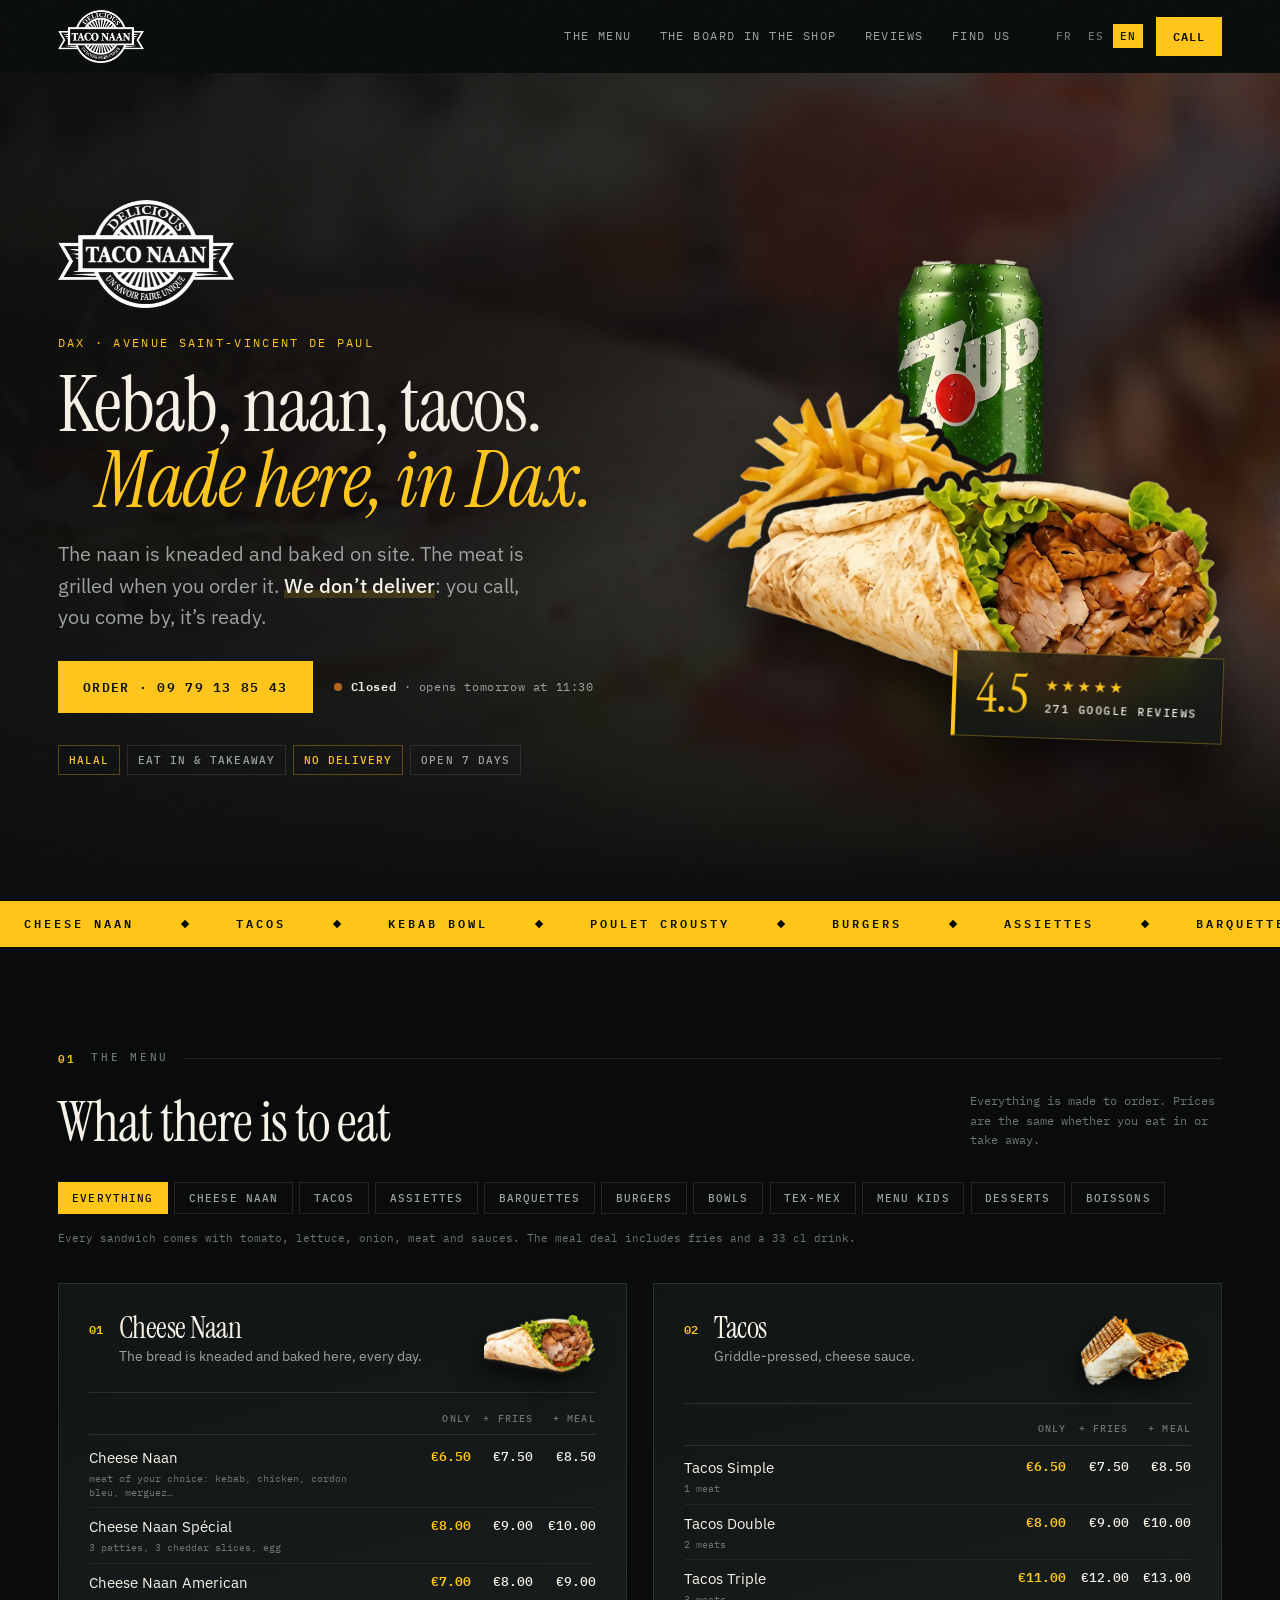
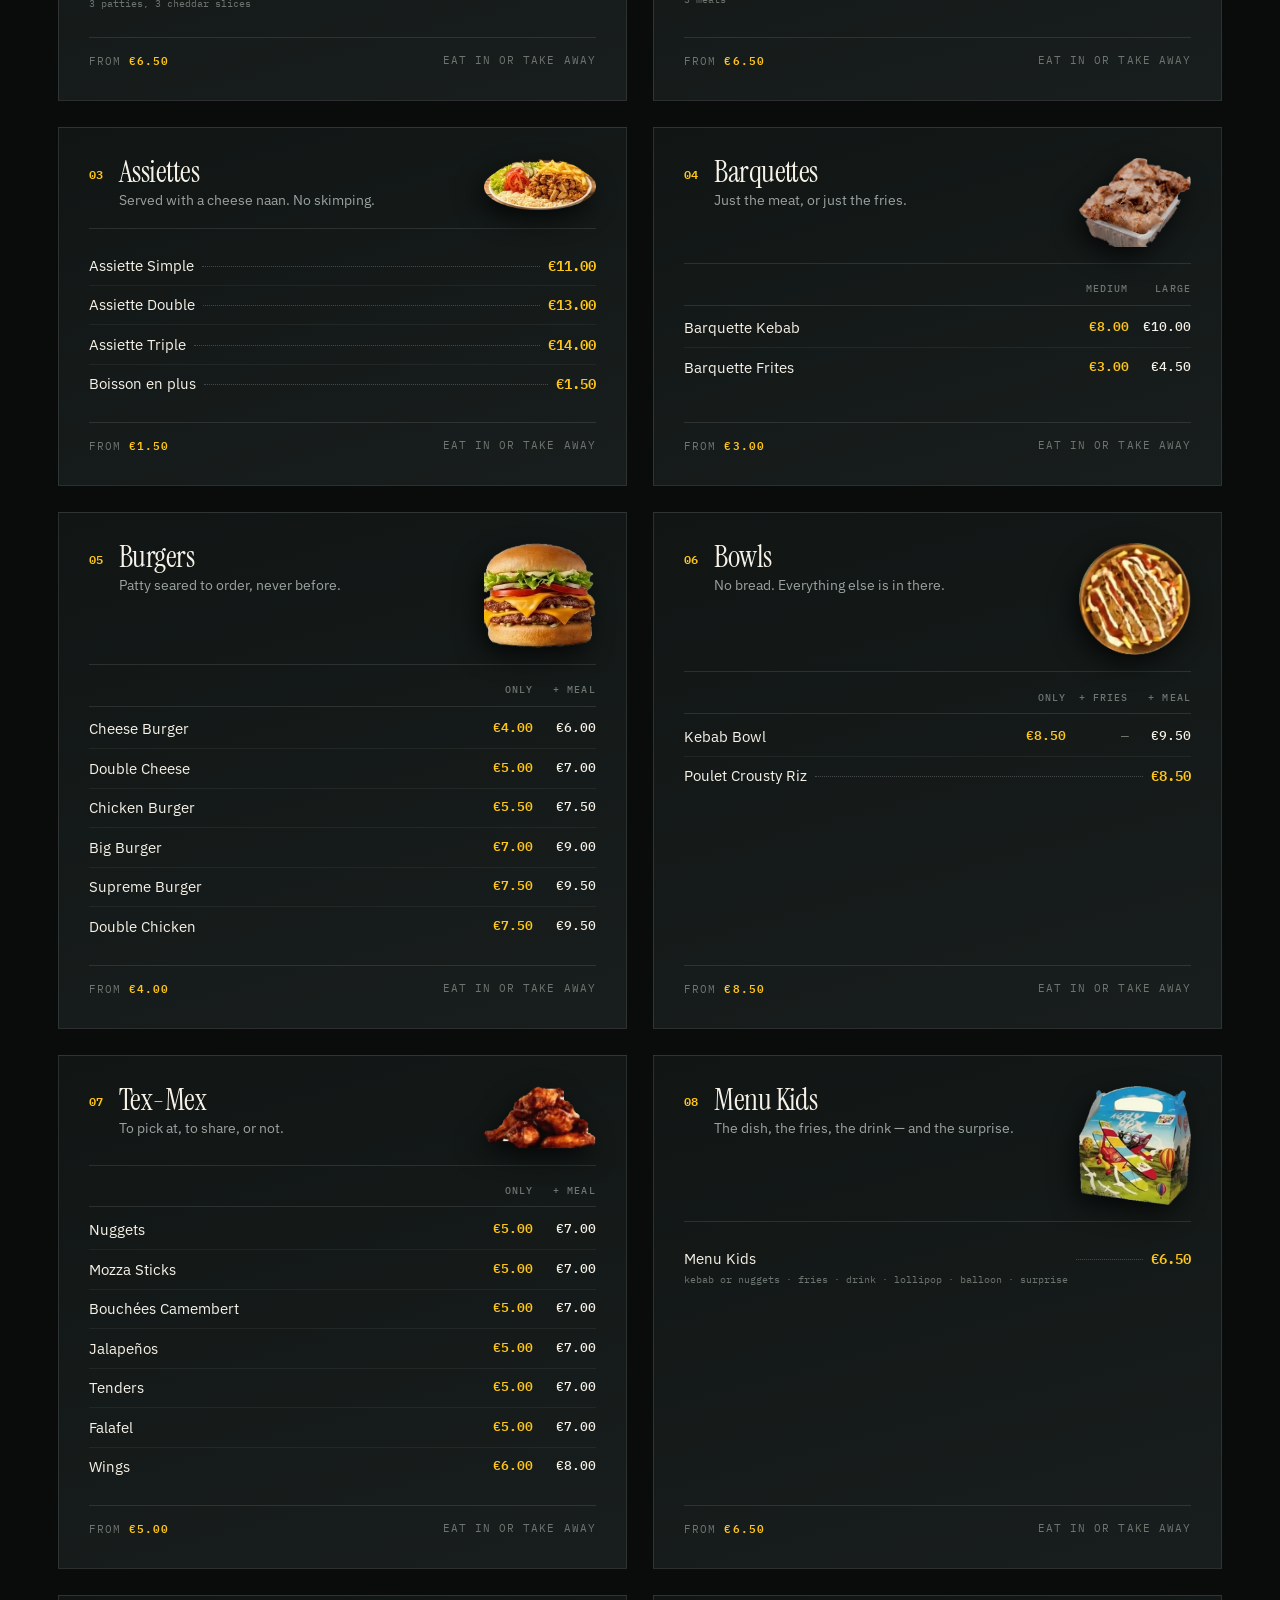
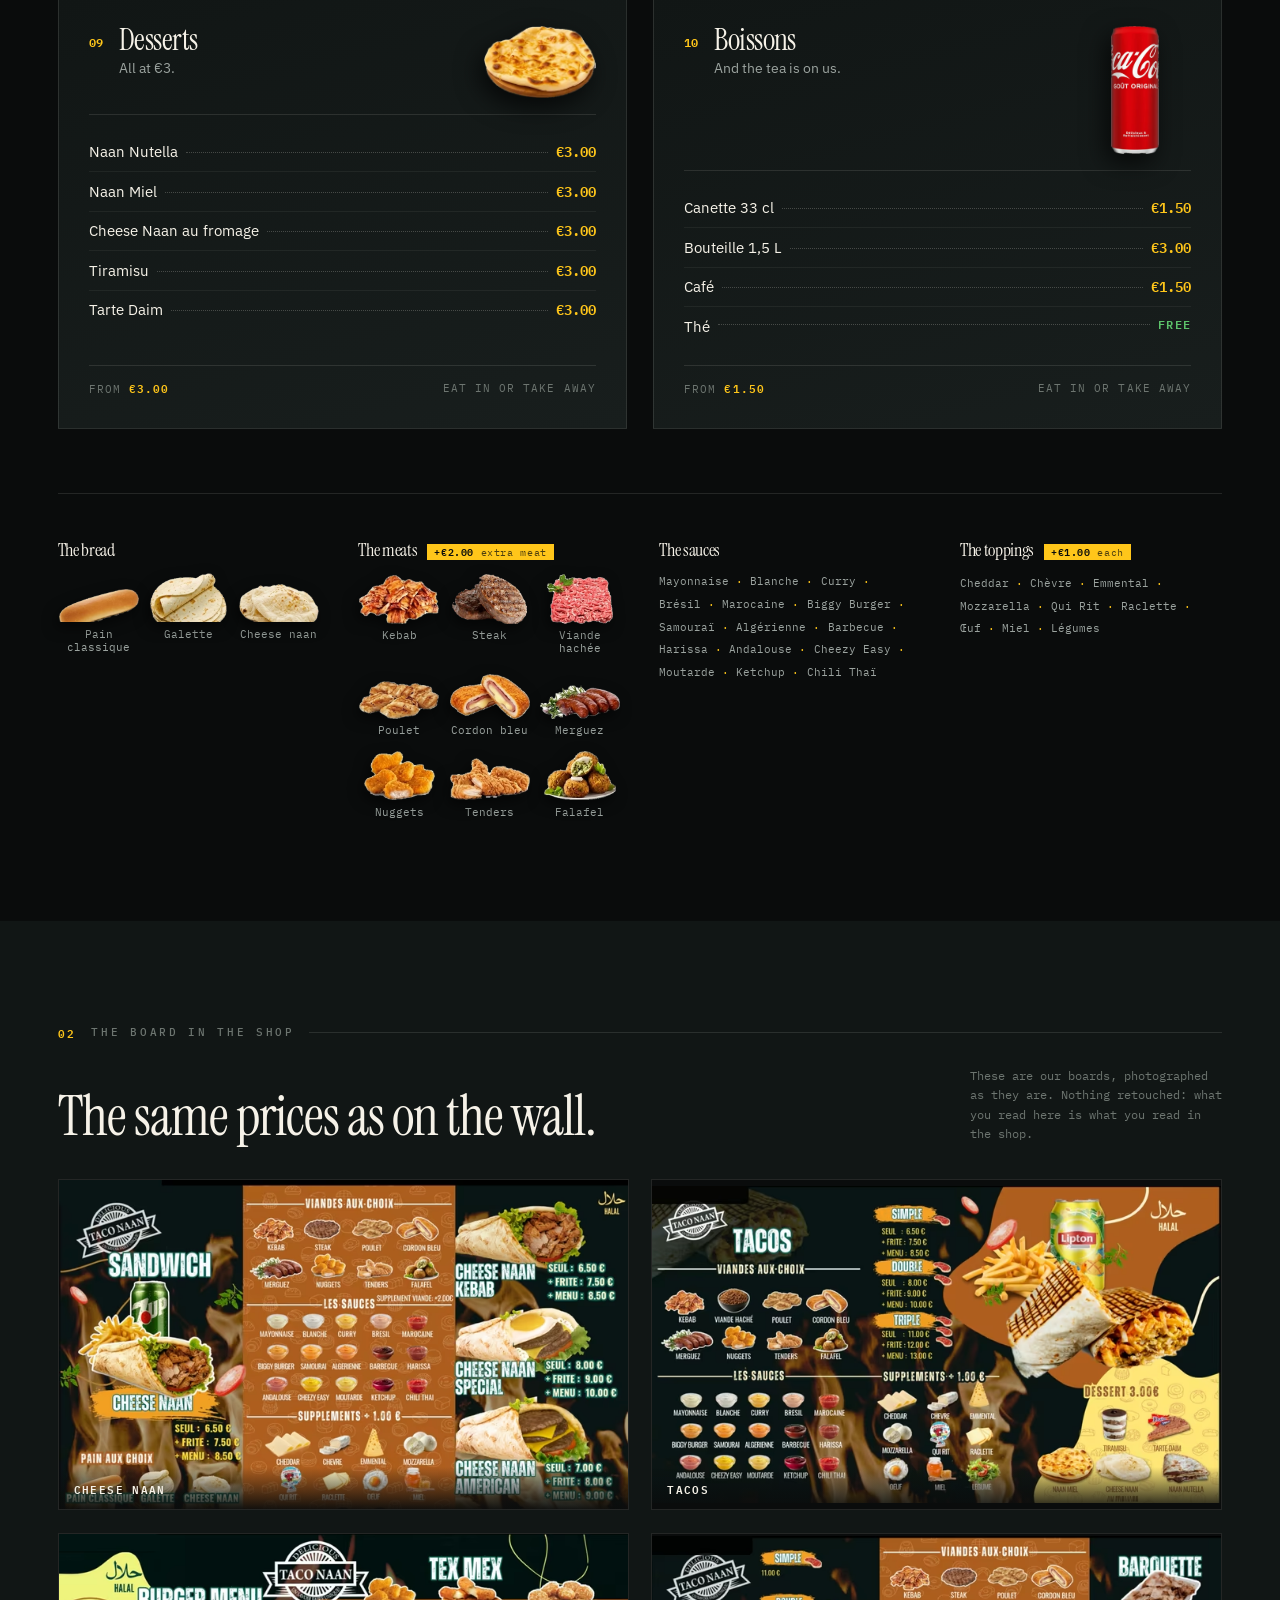
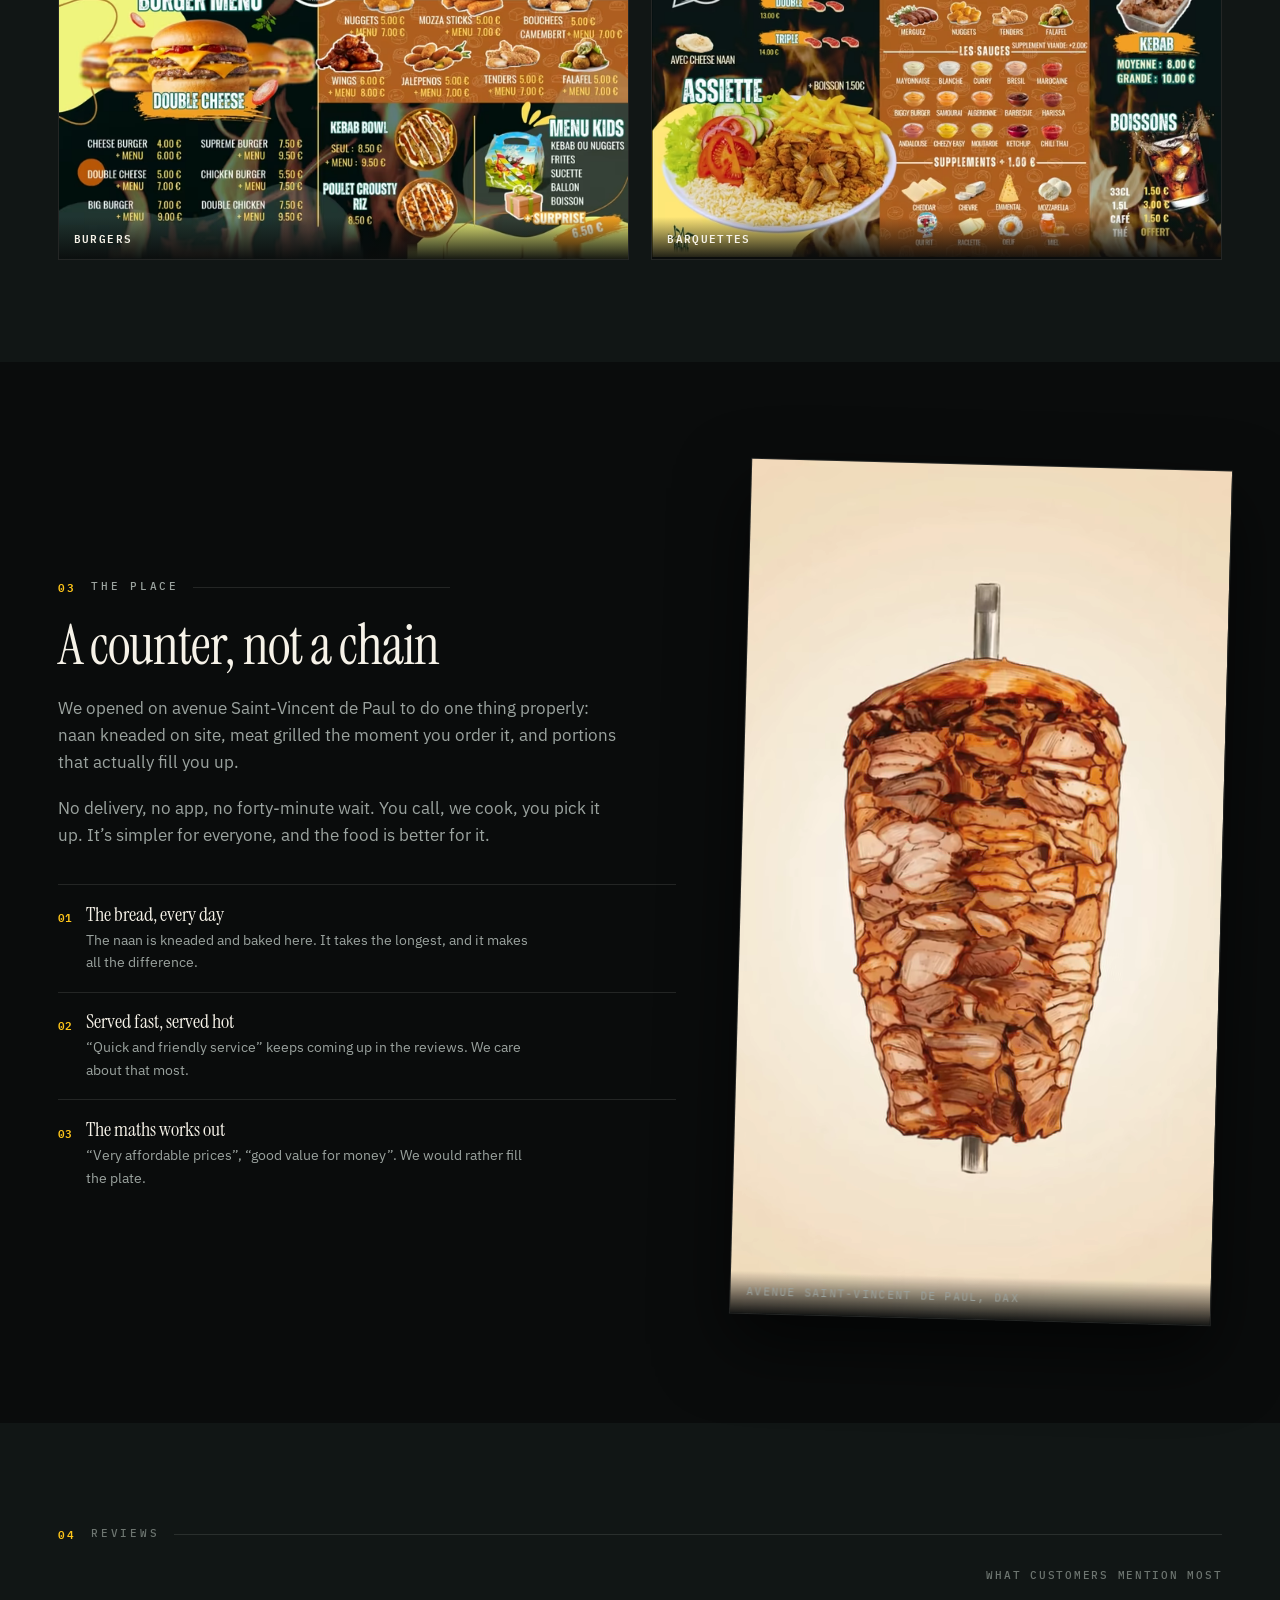
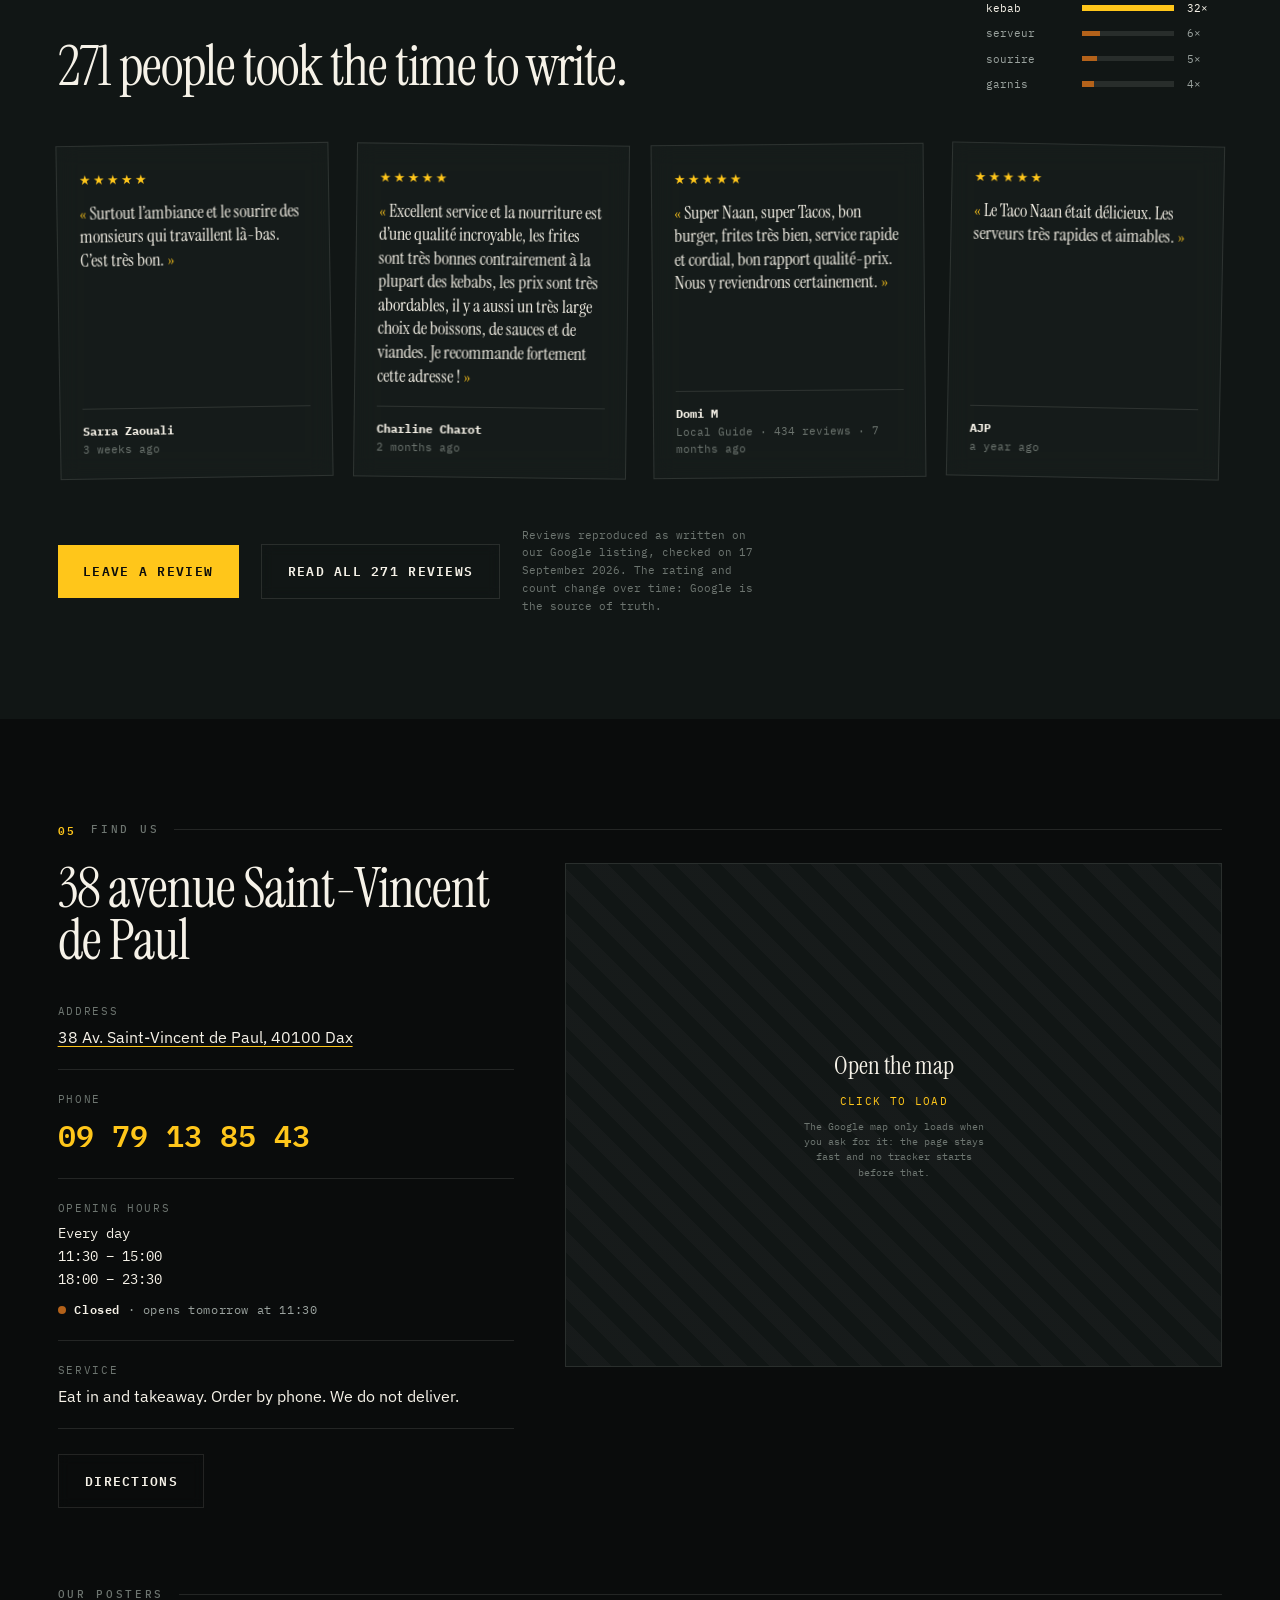
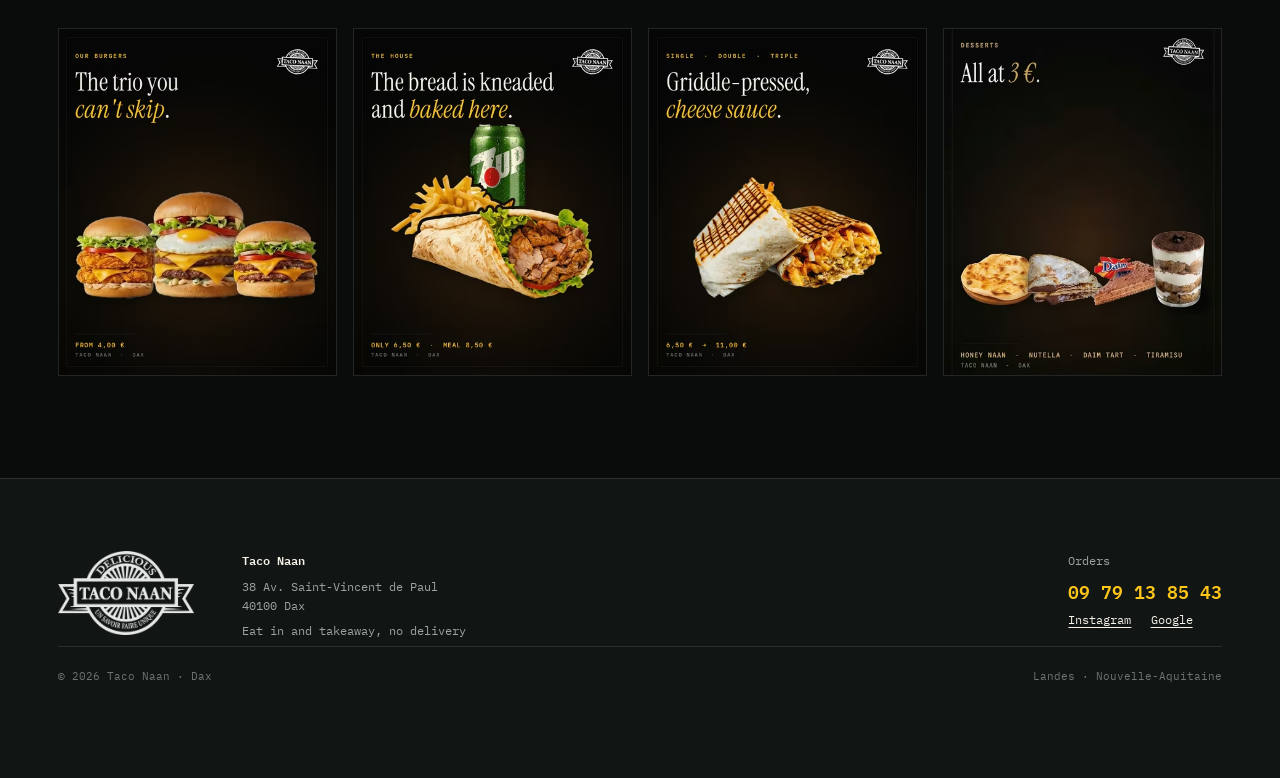
<file: index.html>
<!DOCTYPE html>
<html lang="fr">
<head>
<meta charset="utf-8">
<meta name="viewport" content="width=device-width, initial-scale=1">

<title>Taco Naan — Kebab, naan et tacos faits maison à Dax</title>
<meta name="description" content="Pain naan pétri et cuit sur place, viande grillée à la commande, tacos, burgers et assiettes. 38 avenue Saint-Vincent de Paul à Dax. Halal, sur place et à emporter, commande au 09 79 13 85 43. Nous ne livrons pas.">
<link rel="canonical" href="https://taconaansite-eight.vercel.app/">

<meta property="og:type" content="restaurant">
<meta property="og:site_name" content="Taco Naan">
<meta property="og:locale" content="fr_FR">
<meta property="og:title" content="Taco Naan — Kebab, naan et tacos faits maison à Dax">
<meta property="og:description" content="Le pain naan est pétri et cuit sur place. La viande est grillée à la commande. Sur place et à emporter — 09 79 13 85 43.">
<meta property="og:url" content="https://taconaansite-eight.vercel.app/">
<meta property="og:image" content="https://taconaansite-eight.vercel.app/assets/img/og.jpg">
<meta property="og:image:width" content="1200">
<meta property="og:image:height" content="630">
<meta name="twitter:card" content="summary_large_image">
<meta name="theme-color" content="#0a0c0c">

<link rel="icon" href="assets/img/favicon.png" sizes="any">
<link rel="apple-touch-icon" href="assets/img/apple-touch-icon.png">
<link rel="manifest" href="assets/site.webmanifest">

<link rel="preconnect" href="https://fonts.googleapis.com">
<link rel="preconnect" href="https://fonts.gstatic.com" crossorigin>
<link rel="preload" as="image" href="assets/img/logo-white-320.webp" fetchpriority="high">
<link href="https://fonts.googleapis.com/css2?family=IBM+Plex+Mono:wght@400;500;600&family=IBM+Plex+Sans:wght@400;500;600&family=Instrument+Serif:ital@0;1&display=swap" rel="stylesheet">
<link rel="stylesheet" href="assets/css/site.css?v=18">

<!-- Fiche établissement pour Google.

     Volontairement SANS aggregateRating : un balisage d'avis auto-déclaré sur
     son propre site est contraire aux consignes de Google et peut coûter
     l'affichage enrichi. La note 4,5 est affichée visuellement, sourcée, avec
     un lien vers la fiche Google — l'effet de confiance est le même, sans le
     risque. -->
<!-- LDJSON:START -->
<script type="application/ld+json">
{
  "@context": "https://schema.org",
  "@type": "Restaurant",
  "name": "Taco Naan",
  "url": "https://taconaansite-eight.vercel.app/",
  "image": "https://taconaansite-eight.vercel.app/assets/img/og.jpg",
  "telephone": "+33979138543",
  "priceRange": "€",
  "servesCuisine": ["Kebab", "Street food", "Tacos", "Burgers", "Halal"],
  "currenciesAccepted": "EUR",
  "paymentAccepted": "Espèces, Carte bancaire",
  "address": {
    "@type": "PostalAddress",
    "streetAddress": "38 Avenue Saint-Vincent de Paul",
    "addressLocality": "Dax",
    "postalCode": "40100",
    "addressRegion": "Nouvelle-Aquitaine",
    "addressCountry": "FR"
  },
  "geo": { "@type": "GeoCoordinates", "latitude": 43.714857, "longitude": -1.0540135 },
  "hasMap": "https://www.google.com/maps/place/?cid=14156280289773585904",
  "sameAs": ["https://www.instagram.com/taco_naan_dax/"],
  "openingHoursSpecification": [
    {
      "@type": "OpeningHoursSpecification",
      "dayOfWeek": ["Monday", "Tuesday", "Wednesday", "Thursday", "Friday", "Saturday", "Sunday"],
      "opens": "11:30",
      "closes": "15:00"
    },
    {
      "@type": "OpeningHoursSpecification",
      "dayOfWeek": ["Monday", "Tuesday", "Wednesday", "Thursday", "Friday", "Saturday", "Sunday"],
      "opens": "18:00",
      "closes": "23:30"
    }
  ],
  "acceptsReservations": false,
  "publicAccess": true
}
</script>
<!-- LDJSON:END -->
</head>

<body>
<a class="skip" href="#top" data-i18n="skip">Aller au contenu</a>

<!-- Fermeture exceptionnelle : rempli par assets/js/site.js depuis data/hours.js -->
<div class="notice" data-notice role="status" hidden></div>

<!-- ======================================================= barre supérieure -->
<header class="topbar" data-stuck="false">
  <a class="topbar__mark" href="#top" aria-label="Taco Naan">
    <img src="assets/img/logo-white-320.webp"
         srcset="assets/img/logo-white-320.webp 320w, assets/img/logo-white-640.webp 640w"
         sizes="5.4rem" width="320" height="197" alt="Taco Naan" fetchpriority="high">
  </a>

  <nav class="topbar__nav" aria-label="Navigation">
    <a href="#offres"  data-i18n="offres.eyebrow" data-offers-link hidden>En ce moment</a>
    <a href="#carte"   data-i18n="nav.carte">La carte</a>
    <a href="#panneaux" data-i18n="boards.eyebrow">La carte au comptoir</a>
    <a href="#avis"    data-i18n="nav.avis">Les avis</a>
    <a href="#venir"   data-i18n="nav.venir">Nous trouver</a>
  </nav>

  <div class="topbar__end">
    <div class="lang" role="group" aria-label="Langue · Idioma · Language">
      <button type="button" data-lang="fr" aria-pressed="true">FR</button>
      <button type="button" data-lang="es" aria-pressed="false">ES</button>
      <button type="button" data-lang="en" aria-pressed="false">EN</button>
    </div>
    <a class="btn" href="tel:+33979138543">
      <span data-i18n="nav.call">Appeler</span>
    </a>
  </div>
</header>

<main id="top">

  <!-- =================================================================== hero -->
  <section class="hero">
    <!-- Vidéo tournée en cuisine. Muette, en boucle, sans contrôles : c'est
         un décor, pas un lecteur. L'affiche s'affiche pendant le chargement
         et remplace la vidéo là où l'autoplay est refusé.

         Ni autoplay ni preload ici, volontairement : c'est site.js qui
         décide, en appelant play(). Sur un téléphone il ne l'appelle jamais —
         le dégradé du hero couvre la vidéo à 96 % du côté du texte, et l'écran
         est trop étroit pour qu'il en reste quelque chose à voir. Autant ne
         pas faire payer 337 Ko pour ça ; l'affiche en fait 37.

         L'attribut autoplay devait disparaître du HTML : il l'emporte sur
         preload="none" et lançait le téléchargement avant que le script ait
         eu son mot à dire. -->
    <video class="hero__video" muted loop playsinline
           preload="none" poster="assets/video/hero-poster.jpg"
           aria-hidden="true" tabindex="-1">
      <source src="assets/video/hero-960.webm" type="video/webm">
      <source src="assets/video/hero-720.mp4" type="video/mp4">
    </video>

    <div class="wrap hero__grid">
      <div>
        <img class="hero__stamp"
             src="assets/img/logo-white-320.webp"
             srcset="assets/img/logo-white-320.webp 320w, assets/img/logo-white-640.webp 640w"
             sizes="(min-width: 62rem) 11rem, 30vw"
             width="320" height="197"
             alt="Taco Naan — un savoir-faire unique">

        <p class="hero__kicker" data-i18n="hero.kicker">Dax · Avenue Saint-Vincent de Paul</p>

        <h1>
          <span data-i18n="hero.t1">Kebab, naan, tacos.</span>
          <em data-i18n="hero.t2">Faits ici, à Dax.</em>
        </h1>

        <p class="hero__lede" data-i18n-html="hero.lede">
          Le pain naan est pétri et cuit sur place. La viande est grillée à la
          commande. <strong>On ne livre pas</strong> : vous appelez, vous passez,
          c’est prêt.
        </p>

        <div class="hero__actions">
          <a class="btn" href="tel:+33979138543">
            <span data-i18n="hero.cta">Commander · 09 79 13 85 43</span>
          </a>
          <span class="status" data-status></span>
        </div>

        <ul class="facts">
          <li data-strong>Halal</li>
          <li data-i18n="fact.1">Sur place &amp; à emporter</li>
          <li data-strong data-i18n="fact.3">Pas de livraison</li>
          <li data-i18n="fact.4" data-open7>Ouvert 7j/7</li>
        </ul>
      </div>

      <div class="hero__aside">
        <figure class="hero__cutout">
          <picture>
            <source type="image/avif"
                    srcset="assets/img/naan-hero-480.avif 480w, assets/img/naan-hero-960.avif 960w"
                    sizes="(min-width: 62rem) 36rem, 86vw">
            <img src="assets/img/naan-hero-960.webp"
                 srcset="assets/img/naan-hero-480.webp 480w, assets/img/naan-hero-960.webp 960w"
                 sizes="(min-width: 62rem) 36rem, 86vw"
                 width="960" height="828"
                 data-i18n-aria="hero.alt"
                 alt="Naan kebab garni, prêt à emporter" fetchpriority="high">
          </picture>
        </figure>

        <a class="score" href="#avis">
          <span class="score__stars" aria-hidden="true">★★★★★</span>
          <b class="score__num">4,5</b>
          <span class="score__meta">
            <span data-review-count>271</span> <span data-i18n="score.meta">avis Google</span>
          </span>
        </a>
      </div>
    </div>
  </section>

  <!-- ============================================================== les offres -->
  <!-- Rempli par assets/js/site.js depuis data/offers.js. Masquée tant qu'aucune
       offre n'est en cours. -->
  <section class="offres section-pad" id="offres" hidden>
    <div class="wrap">
      <p class="eyebrow"><b>★</b> <span data-i18n="offres.eyebrow">En ce moment</span></p>
      <h2 class="offres__title" data-i18n="offres.h2">Les offres du moment</h2>
      <div class="offres__grid"></div>
    </div>
  </section>

  <!-- =============================================================== bandeau -->
  <div class="band" aria-hidden="true">
    <div class="band__track">
      <span>Cheese Naan</span><span>Tacos</span><span>Kebab Bowl</span>
      <span>Poulet Crousty</span><span>Burgers</span><span>Assiettes</span>
      <span>Barquettes</span><span>Tex-Mex</span><span>Halal</span>
      <span>Cheese Naan</span><span>Tacos</span><span>Kebab Bowl</span>
      <span>Poulet Crousty</span><span>Burgers</span><span>Assiettes</span>
      <span>Barquettes</span><span>Tex-Mex</span><span>Halal</span>
    </div>
  </div>

  <!-- ============================================================== la carte -->
  <section class="carte section-pad" id="carte">
    <div class="wrap">
      <p class="eyebrow"><b>01</b> <span data-i18n="carte.eyebrow">La carte</span></p>

      <div class="carte__head">
        <h2 data-i18n="carte.h2">Ce qu’il y a à manger</h2>
        <p data-i18n="carte.intro">
          Tout est préparé à la commande. Les prix sont les mêmes sur place et
          à emporter.
        </p>
      </div>

      <!-- Rempli par assets/js/site.js depuis data/menu.js -->
      <div class="chips" role="group" aria-label="Filtrer la carte"></div>
      <p class="tier-note"></p>
      <div class="carte__grid"></div>
      <div class="extras"></div>

      <p class="price-note" hidden></p>
    </div>
  </section>

  <!-- ============================================================ les panneaux -->
  <section class="boards-section section-pad" id="panneaux">
    <div class="wrap">
      <p class="eyebrow"><b>02</b> <span data-i18n="boards.eyebrow">La carte au comptoir</span></p>

      <div class="carte__head">
        <h2 data-reveal data-i18n="boards.h2">Les mêmes prix qu’en vitrine.</h2>
        <p data-i18n="boards.intro">
          Voici nos panneaux, photographiés tels quels. Rien de retouché : ce
          que vous lisez ici, c’est ce que vous lisez sur place.
        </p>
      </div>

      <!-- Rempli par assets/js/site.js depuis assets/img/boards.js -->
      <div class="boards"></div>
    </div>
  </section>

  <!-- ============================================================= la maison -->
  <section class="maison section-pad" id="maison">
    <div class="wrap maison__grid">
      <div class="maison__text" data-reveal>
        <p class="eyebrow"><b>03</b> <span data-i18n="maison.eyebrow">La maison</span></p>
        <h2 data-i18n="maison.h2">Un comptoir, pas une chaîne</h2>

        <p data-i18n="maison.p1">
          On a ouvert avenue Saint-Vincent de Paul pour faire une chose
          correctement : du pain naan pétri sur place, de la viande grillée au
          moment où vous la commandez, et des portions qui tiennent au corps.
        </p>
        <p data-i18n="maison.p2">
          Pas de livraison, pas d’application, pas quarante minutes d’attente.
          Vous appelez, on prépare, vous passez prendre.
        </p>

        <ul class="proofs">
          <li>
            <span>01</span>
            <div>
              <b data-i18n="proof.1.t">Le pain, tous les jours</b>
              <p data-i18n="proof.1.d">Le naan est pétri et cuit ici.</p>
            </div>
          </li>
          <li>
            <span>02</span>
            <div>
              <b data-i18n="proof.2.t">Servi vite, servi chaud</b>
              <p data-i18n="proof.2.d">« Service rapide et cordial » revient dans les avis.</p>
            </div>
          </li>
          <li>
            <span>03</span>
            <div>
              <b data-i18n="proof.3.t">Le compte est bon</b>
              <p data-i18n="proof.3.d">« Les prix sont très abordables ».</p>
            </div>
          </li>
        </ul>
      </div>

      <figure class="shot" data-reveal>
        <!-- Meme logique que la video du hero (voir wireHeroVideo) : muette,
             en boucle, sans son ni controles - un decor, pas un lecteur.
             L'affiche couvre le chargement et remplace la video la ou
             l'autoplay est refuse ou desactive (ecran etroit, reduced-motion,
             pas d'IntersectionObserver). Pas de preload ni d'autoplay dans le
             HTML, pour la meme raison qu'au hero : c'est site.js qui decide. -->
        <video class="shot__video" muted loop playsinline
               preload="none" poster="assets/video/maison-poster.jpg"
               width="480" height="854"
               data-i18n-aria="maison.alt" aria-label="Broche de kebab, illustration animée">
          <source src="assets/video/maison-480.webm" type="video/webm">
          <source src="assets/video/maison-480.mp4" type="video/mp4">
        </video>
        <figcaption data-i18n="maison.caption">Avenue Saint-Vincent de Paul, Dax</figcaption>
      </figure>
    </div>
  </section>

  <!-- ================================================================= avis -->
  <section class="avis section-pad" id="avis">
    <div class="wrap">
      <p class="eyebrow"><b>04</b> <span data-i18n="avis.eyebrow">Les avis</span></p>

      <div class="avis__head">
        <h2 data-reveal data-i18n="avis.h2">
          271 personnes ont pris le temps d’écrire.
        </h2>

        <div data-reveal>
          <p class="gauge__title" data-i18n="avis.mentions">
            Ce que les clients citent le plus
          </p>
          <!-- Mots et compteurs relevés sur la fiche Google, pas des estimations -->
          <div class="gauge"></div>
        </div>
      </div>

      <!-- Rempli par assets/js/site.js depuis data/reviews.js -->
      <div class="avis__grid"></div>

      <div class="avis__cta">
        <a class="btn" data-review-write href="#" target="_blank" rel="noopener">
          <span data-i18n="avis.write">Laisser un avis</span>
        </a>
        <a class="btn btn--ghost" data-review-read href="#" target="_blank" rel="noopener">
          <span data-i18n="avis.read">Voir les 271 avis</span>
        </a>
        <p data-i18n="avis.source">
          Avis repris tels quels de notre fiche Google, relevés le 17 septembre 2026.
        </p>
      </div>
    </div>
  </section>

  <!-- ========================================================= nous trouver -->
  <section class="venir section-pad" id="venir">
    <div class="wrap">
      <p class="eyebrow"><b>05</b> <span data-i18n="venir.eyebrow">Nous trouver</span></p>

      <div class="venir__grid">
        <div data-reveal>
          <h2 data-i18n="venir.h2">38 avenue Saint-Vincent de Paul</h2>

          <dl class="infos">
            <div class="info-row">
              <dt data-i18n="venir.address">Adresse</dt>
              <dd>
                <a href="https://www.google.com/maps/place/?cid=14156280289773585904"
                   target="_blank" rel="noopener">38 Av. Saint-Vincent de Paul, 40100 Dax</a>
              </dd>
            </div>

            <div class="info-row info-row--phone">
              <dt data-i18n="venir.phone">Téléphone</dt>
              <dd><a href="tel:+33979138543">09 79 13 85 43</a></dd>
            </div>

            <div class="info-row">
              <dt data-i18n="venir.hours">Horaires</dt>
              <dd>
                <span class="hours" data-hours>
                  Tous les jours<span>11:30 – 15:00</span><span>18:00 – 23:30</span>
                </span>
                <span class="status" data-status></span>
              </dd>
            </div>

            <div class="info-row">
              <dt data-i18n="venir.service">Service</dt>
              <dd data-i18n="venir.service.v">
                Sur place et à emporter. Commande par téléphone. Nous ne livrons pas.
              </dd>
            </div>
          </dl>

          <a class="btn btn--ghost venir__route"
             href="https://www.google.com/maps/dir/?api=1&amp;destination=43.714857,-1.0540135"
             target="_blank" rel="noopener">
            <span data-i18n="venir.route">Itinéraire</span>
          </a>
        </div>

        <div data-reveal>
          <div class="mapbox">
            <button class="mapbox__facade" type="button">
              <b data-i18n="map.title">Ouvrir la carte</b>
              <span data-i18n="map.sub">Cliquer pour charger</span>
              <small data-i18n="map.note">
                La carte Google ne se charge qu’à votre demande : la page reste
                rapide et aucun traceur ne démarre avant.
              </small>
            </button>
          </div>
        </div>
      </div>

      <p class="eyebrow gallery__title"><span data-i18n="gallery.h">Nos affiches</span></p>
      <!-- Rempli par assets/js/site.js depuis assets/img/posters.js -->
      <div class="affiches"></div>
    </div>
  </section>
</main>

<!-- =========================================================== pied de page -->
<footer class="footer">
  <div class="wrap">
    <div class="footer__grid">
      <img src="assets/img/logo-white-320.webp" width="320" height="197"
           loading="lazy" alt="Taco Naan">

      <div>
        <p><b>Taco Naan</b></p>
        <p>38 Av. Saint-Vincent de Paul<br>40100 Dax</p>
        <p class="footer__made" data-i18n="foot.made">
          Sur place et à emporter, sans livraison
        </p>
      </div>

      <div>
        <p data-i18n="foot.orders">Commandes</p>
        <p class="footer__phone"><a href="tel:+33979138543">09 79 13 85 43</a></p>
        <p class="footer__links">
          <a href="https://www.instagram.com/taco_naan_dax/" target="_blank" rel="noopener">Instagram</a>
          <a href="https://www.google.com/maps/place/?cid=14156280289773585904" target="_blank" rel="noopener">Google</a>
        </p>
      </div>
    </div>

    <p class="footer__legal">
      <span data-i18n="foot.legal">© 2026 Taco Naan · Dax</span>
      <span>Landes · Nouvelle-Aquitaine</span>
    </p>
  </div>
</footer>

<!-- ==================================================== barre d'appel mobile -->
<div class="callbar" data-show="false">
  <span class="status" data-status></span>
  <a class="btn" href="tel:+33979138543">
    <span data-i18n="nav.call">Appeler</span>
  </a>
</div>

<dialog class="lightbox">
  <button class="lightbox__close" type="button" data-i18n="close">Fermer</button>
  <img alt="">
</dialog>

<script src="assets/img/manifest.js?v=18"></script>
<script src="assets/img/extras.js?v=18"></script>
<script src="assets/img/photos.js?v=18"></script>
<script src="assets/img/cutouts.js?v=18"></script>
<script src="assets/img/boards.js?v=18"></script>
<script src="assets/img/posters.js?v=18"></script>
<script src="assets/img/uploads.js"></script>
<script src="data/menu.js"></script>
<script src="data/offers.js"></script>
<script src="data/hours.js"></script>
<script src="data/reviews.js?v=18"></script>
<script src="assets/js/site.js?v=18"></script>
</body>
</html>
</file>
<file: assets/css/site.css>
@charset "UTF-8";

/* =========================================================================
   TACO NAAN — DAX
   =========================================================================

   Noir mat et jaune agressif. Ce n'est pas un choix arbitraire : c'est la
   palette des panneaux affichés au comptoir (menu/*.png). Les couleurs
   ci-dessous ont été relevées directement sur ces photos, pour que le site
   et la boutique se ressemblent.

   Trois règles tenues partout :

   1. UN SEUL accent, le jaune. Le vert n'existe que sur le point « ouvert »,
      parce que c'est un signal, pas une décoration.
   2. Le jaune ne sert jamais de fond à du texte long. Sur du noir il attire
      l'œil ; en aplat il fatigue. Il marque : boutons, prix, survols.
   3. Aucune dépendance externe hors les polices. Rien à mettre à jour.
   ========================================================================= */

/* ------------------------------------------------------------------ jetons */

:root {
  /* Les noirs — jamais #000, il écrase et bave sur les écrans OLED */
  --void:       #0a0c0c;
  --coal:       #111615;
  --slate:      #181e1d;

  /* Relevé sur les panneaux : le brun chaud du bandeau central */
  --amber:      #b4621a;

  /* L'accent */
  --yellow:     #ffc61a;
  --yellow-hot: #ffd95c;
  --yellow-dim: rgba(255, 198, 26, .16);

  --cream:      #f6f2e8;
  --mute:       #9ba39f;
  --faint:      #6d7570;

  --line:       rgba(246, 242, 232, .11);
  --line-warm:  rgba(255, 198, 26, .30);

  /* Fonctionnel uniquement */
  --open:       #5cc26a;

  --serif: "Instrument Serif", "Iowan Old Style", Georgia, serif;
  --sans:  "IBM Plex Sans", ui-sans-serif, system-ui, sans-serif;
  --mono:  "IBM Plex Mono", ui-monospace, "SFMono-Regular", monospace;

  --gutter: clamp(1.15rem, 4.5vw, 4.5rem);
  --ease:   cubic-bezier(.22, .61, .36, 1);
  --spring: cubic-bezier(.34, 1.4, .64, 1);
}

*, *::before, *::after { box-sizing: border-box; }

html { scroll-behavior: smooth; }

@media (prefers-reduced-motion: reduce) {
  html { scroll-behavior: auto; }
  *, *::before, *::after {
    animation-duration: .01ms !important;
    animation-iteration-count: 1 !important;
    transition-duration: .01ms !important;
  }
}

body {
  margin: 0;
  background: var(--void);
  color: var(--cream);
  font-family: var(--sans);
  font-size: clamp(1rem, .96rem + .2vw, 1.0625rem);
  line-height: 1.6;
  -webkit-font-smoothing: antialiased;
  text-rendering: optimizeLegibility;
  /* clip et non hidden : hidden forcerait overflow-y à auto, ce qui fait du
     body un conteneur de défilement et rend position:sticky capricieux. */
  overflow-x: clip;
}

/* Un grain très fin sur toute la page. Sur fond sombre, c'est ce qui empêche
   les grands aplats de noir de paraître plats et « numériques ». */
body::after {
  content: "";
  position: fixed;
  inset: 0;
  z-index: 90;
  pointer-events: none;
  opacity: .04;
  background-image: url("data:image/svg+xml,%3Csvg xmlns='http://www.w3.org/2000/svg' width='200' height='200'%3E%3Cfilter id='n'%3E%3CfeTurbulence type='fractalNoise' baseFrequency='.85' numOctaves='4' stitchTiles='stitch'/%3E%3C/filter%3E%3Crect width='200' height='200' filter='url(%23n)'/%3E%3C/svg%3E");
}

img { max-width: 100%; height: auto; display: block; }

::selection { background: var(--yellow); color: var(--void); }

:focus-visible { outline: 2px solid var(--yellow); outline-offset: 3px; }

.skip {
  position: absolute;
  left: -9999px;
  z-index: 200;
  background: var(--yellow);
  color: var(--void);
  padding: .8rem 1.3rem;
  font-family: var(--mono);
  font-size: .8rem;
  font-weight: 600;
}
.skip:focus { left: .75rem; top: .75rem; }

/* ------------------------------------------------------------- typographie */

h1, h2, h3 {
  font-family: var(--serif);
  font-weight: 400;
  line-height: .96;
  letter-spacing: -.018em;
  margin: 0;
}

h1 { font-size: clamp(2.6rem, 1.5rem + 4.2vw, 5rem); }
h2 { font-size: clamp(2rem, 1.25rem + 2.7vw, 3.5rem); }
h3 { font-size: clamp(1.35rem, 1.1rem + 1.1vw, 1.85rem); }

em { font-style: italic; color: var(--yellow); }

p { margin: 0 0 1.05em; }
a { color: inherit; }

/* Le libellé de section : numéro jaune, filet, titre. C'est le motif qui
   donne son rythme à toute la page. */
.eyebrow {
  display: flex;
  align-items: center;
  gap: .9rem;
  margin: 0 0 1.5rem;
  font-family: var(--mono);
  font-size: .7rem;
  font-weight: 500;
  letter-spacing: .24em;
  text-transform: uppercase;
  color: var(--faint);
}
.eyebrow::after { content: ""; flex: 1; height: 1px; background: var(--line); }
.eyebrow b { font-weight: 600; color: var(--yellow); }

.wrap {
  width: min(80rem, 100%);
  margin-inline: auto;
  padding-inline: var(--gutter);
}

.section-pad { padding-block: clamp(3.5rem, 8vw, 7.5rem); }

/* ------------------------------------------------------------------ boutons */

.btn {
  --bg: var(--yellow);
  --fg: var(--void);
  position: relative;
  display: inline-flex;
  align-items: center;
  gap: .55rem;
  padding: 1rem 1.6rem;
  border: 0;
  background: var(--bg);
  color: var(--fg);
  font-family: var(--mono);
  font-size: .8rem;
  font-weight: 600;
  letter-spacing: .1em;
  text-transform: uppercase;
  text-decoration: none;
  cursor: pointer;
  overflow: hidden;
  transition: transform .25s var(--spring), box-shadow .25s var(--ease),
              background .25s var(--ease);
}
.btn:hover {
  transform: translateY(-3px) scale(1.025);
  box-shadow: 0 12px 34px rgba(255, 198, 26, .3);
}
.btn:active { transform: translateY(0) scale(.99); }

/* Un éclat balaie le bouton au survol. Discret, mais c'est ce qui fait qu'un
   bouton paraît « cher » plutôt que simplement fonctionnel. */
.btn::after {
  content: "";
  position: absolute;
  inset: 0;
  background: linear-gradient(105deg, transparent 38%,
              rgba(255, 255, 255, .5) 48%, transparent 58%);
  transform: translateX(-130%);
  transition: transform .7s var(--ease);
}
.btn:hover::after { transform: translateX(130%); }

.btn--ghost {
  --bg: transparent;
  --fg: var(--cream);
  border: 1.5px solid var(--line);
  backdrop-filter: blur(6px);
  -webkit-backdrop-filter: blur(6px);
}
.btn--ghost:hover {
  --fg: var(--yellow);
  border-color: var(--line-warm);
  box-shadow: 0 12px 30px rgba(0, 0, 0, .5);
}
.btn--ghost::after { display: none; }

/* ------------------------------------------------------------ statut ouvert */

.status {
  display: inline-flex;
  align-items: center;
  gap: .55rem;
  font-family: var(--mono);
  font-size: .74rem;
  letter-spacing: .05em;
  color: var(--mute);
}
.status__dot {
  width: .5rem; height: .5rem;
  border-radius: 50%;
  background: var(--faint);
  flex: none;
}
.status--open   .status__dot { background: var(--open); animation: pulse 2.4s ease-in-out infinite; }
.status--closed .status__dot { background: var(--amber); }
.status b { color: var(--cream); font-weight: 600; }

@keyframes pulse {
  0%, 100% { box-shadow: 0 0 0 0 rgba(92, 194, 106, .5); }
  70%      { box-shadow: 0 0 0 .45rem rgba(92, 194, 106, 0); }
}

/* --------------------------------------------------------------- barre haut */

.topbar {
  position: sticky;
  top: 0;
  z-index: 80;
  display: flex;
  align-items: center;
  gap: clamp(.75rem, 3vw, 2.5rem);
  padding: .6rem var(--gutter);
  /* Verre dépoli : presque transparent en haut de page, il se densifie dès
     que du contenu passe dessous. */
  background: rgba(10, 12, 12, .34);
  backdrop-filter: blur(14px) saturate(140%);
  -webkit-backdrop-filter: blur(14px) saturate(140%);
  border-bottom: 1px solid transparent;
  transition: background .35s var(--ease), border-color .35s var(--ease);
}
.topbar[data-stuck="true"] {
  background: rgba(10, 12, 12, .82);
  border-bottom-color: var(--line);
}

.topbar__mark { flex: none; line-height: 0; }
.topbar__mark img {
  width: clamp(3.9rem, 8vw, 5.4rem);
  transition: transform .4s var(--spring);
}
.topbar__mark:hover img { transform: rotate(-4deg) scale(1.06); }

.topbar__nav {
  display: flex;
  gap: clamp(.9rem, 2.2vw, 2rem);
  margin-inline-start: auto;
  font-family: var(--mono);
  font-size: .74rem;
  letter-spacing: .12em;
  text-transform: uppercase;
}
.topbar__nav a {
  position: relative;
  color: var(--mute);
  text-decoration: none;
  padding-block: .3rem;
  transition: color .25s var(--ease);
}
/* Le filet jaune se déroule depuis la gauche. */
.topbar__nav a::after {
  content: "";
  position: absolute;
  left: 0; bottom: 0;
  width: 100%; height: 1.5px;
  background: var(--yellow);
  transform: scaleX(0);
  transform-origin: left;
  transition: transform .3s var(--ease);
}
.topbar__nav a:hover { color: var(--cream); }
.topbar__nav a:hover::after { transform: scaleX(1); }

@media (max-width: 56rem) { .topbar__nav { display: none; } }

.topbar__end {
  display: flex;
  align-items: center;
  gap: .8rem;
  margin-inline-start: auto;
}
@media (min-width: 56.0625rem) { .topbar__end { margin-inline-start: 0; } }

.topbar .btn { padding: .65rem 1.05rem; font-size: .72rem; }
@media (max-width: 26rem) { .topbar .btn { display: none; } }

.lang { display: flex; gap: .12rem; }
.lang button {
  font-family: var(--mono);
  font-size: .7rem;
  font-weight: 500;
  letter-spacing: .08em;
  background: none;
  border: 0;
  padding: .32rem .45rem;
  color: var(--faint);
  cursor: pointer;
  transition: color .2s, background .2s;
}
.lang button:hover { color: var(--cream); }
.lang button[aria-pressed="true"] { background: var(--yellow); color: var(--void); }

/* --------------------------------------------------------------------- hero */

.hero {
  position: relative;
  min-height: min(92svh, 56rem);
  display: flex;
  align-items: center;
  padding-block: clamp(2.5rem, 7vw, 5rem);
  overflow: hidden;
  isolation: isolate;
}

/* La vidéo de préparation, en fond. Volontairement assombrie et un peu
   désaturée : elle installe l'ambiance sans disputer la lisibilité au texte. */
.hero__video {
  position: absolute;
  inset: 0;
  z-index: -2;
  width: 100%;
  height: 100%;
  object-fit: cover;
  filter: saturate(.85) contrast(1.05);
}
.hero::before {
  content: "";
  position: absolute;
  inset: 0;
  z-index: -1;
  background:
    linear-gradient(100deg, rgba(10,12,12,.96) 0%, rgba(10,12,12,.88) 42%, rgba(10,12,12,.52) 100%),
    linear-gradient(to top, var(--void) 2%, transparent 38%);
}

.hero__grid { display: grid; gap: clamp(1.75rem, 4vw, 3rem); width: 100%; }
@media (min-width: 62rem) {
  .hero__grid { grid-template-columns: minmax(0, 1.05fr) minmax(0, .95fr); align-items: center; }
}

.hero__stamp {
  width: clamp(7.5rem, 15vw, 11rem);
  margin-bottom: clamp(1rem, 2.2vw, 1.6rem);
  animation: stampIn 1s var(--spring) both;
}

.hero__kicker {
  font-family: var(--mono);
  font-size: .72rem;
  letter-spacing: .2em;
  text-transform: uppercase;
  color: var(--yellow);
  margin: 0 0 1rem;
}

.hero h1 { margin-bottom: 1.3rem; }
.hero h1 em { display: block; margin-inline-start: clamp(0rem, 3vw, 2.5rem); }

.hero__lede {
  font-size: clamp(1.02rem, .98rem + .35vw, 1.22rem);
  color: var(--mute);
  max-width: 40ch;
  margin-bottom: 1.8rem;
}
/* Le seul endroit où le jaune souligne du texte courant. */
.hero__lede strong {
  color: var(--cream);
  font-weight: 500;
  box-shadow: inset 0 -.42em 0 var(--yellow-dim);
}

.hero__actions {
  display: flex;
  flex-wrap: wrap;
  align-items: center;
  gap: 1rem 1.3rem;
  margin-bottom: 2rem;
}

.facts { display: flex; flex-wrap: wrap; gap: .45rem; list-style: none; padding: 0; margin: 0; }
.facts li {
  font-family: var(--mono);
  font-size: .66rem;
  font-weight: 500;
  letter-spacing: .1em;
  text-transform: uppercase;
  color: var(--mute);
  border: 1px solid var(--line);
  padding: .33rem .62rem;
  transition: border-color .25s, color .25s, translate .25s var(--ease);
}
.facts li:hover { border-color: var(--line-warm); color: var(--cream); translate: 0 -2px; }
.facts li[data-strong] { border-color: var(--line-warm); color: var(--yellow); }

/* La découpe du plat flotte doucement. C'est, avec le bandeau, le seul
   mouvement permanent de la page : au-delà, ça deviendrait agité. */
.hero__aside { position: relative; }
.hero__cutout {
  margin: 0;
  filter: drop-shadow(-12px 22px 34px rgba(0, 0, 0, .75));
  animation: float 7s ease-in-out infinite;
}

@keyframes float {
  0%, 100% { transform: translateY(0) rotate(-2.5deg); }
  50%      { transform: translateY(-16px) rotate(-1.2deg); }
}
@keyframes stampIn {
  from { opacity: 0; transform: scale(1.3) rotate(-8deg); filter: blur(10px); }
  to   { opacity: 1; transform: scale(1) rotate(0deg); filter: blur(0); }
}

@media (prefers-reduced-motion: reduce) {
  .hero__cutout, .hero__stamp { animation: none; }
}

/* La note Google : une pastille de verre flottante, cliquable, qui se
   redresse au survol. Elle chevauche l'image pour densifier le coin. */
.score {
  position: absolute;
  right: 0;
  bottom: clamp(-1.5rem, -2.5vw, -2.5rem);
  display: grid;
  grid-template-columns: auto 1fr;
  align-items: center;
  gap: 0 1rem;
  padding: 1.1rem 1.5rem 1.1rem 1.25rem;
  background: rgba(17, 22, 21, .8);
  backdrop-filter: blur(18px) saturate(160%);
  -webkit-backdrop-filter: blur(18px) saturate(160%);
  border: 1px solid var(--line-warm);
  /* Le liseré jaune sur la tranche : c'est lui qui accroche l'œil de loin. */
  border-left: 4px solid var(--yellow);
  text-decoration: none;
  rotate: 2deg;
  box-shadow: 0 22px 55px rgba(0, 0, 0, .7), 0 0 0 0 rgba(255, 198, 26, 0);
  transition: rotate .4s var(--spring), translate .4s var(--spring),
              box-shadow .4s var(--ease), border-color .3s;
}
.score:hover {
  rotate: 0deg;
  translate: 0 -7px;
  border-color: var(--yellow);
  box-shadow: 0 30px 70px rgba(0, 0, 0, .7), 0 0 34px rgba(255, 198, 26, .28);
}

/* L ordre du HTML est etoiles / note / mention : on place explicitement,
   sinon la grille range les trois elements dans le mauvais sens. */
.score__num {
  grid-column: 1;
  grid-row: 1 / 3;
  font-family: var(--serif);
  font-weight: 400;
  font-size: 3.4rem;
  line-height: .9;
  color: var(--yellow);
}
.score__stars {
  grid-column: 2;
  grid-row: 1;
  align-self: end;
  font-family: var(--mono);
  font-size: .95rem;
  letter-spacing: .2em;
  line-height: 1;
  color: var(--yellow);
}
.score__meta {
  grid-column: 2;
  grid-row: 2;
  display: block;
  white-space: nowrap;
  font-family: var(--mono);
  font-size: .66rem;
  font-weight: 500;
  letter-spacing: .14em;
  text-transform: uppercase;
  color: var(--cream);
  margin-top: .3rem;
}

@media (max-width: 62rem) {
  .score { position: static; width: max-content; margin: -1.25rem 0 0 auto; }
}

/* --------------------------------------------------------------- le bandeau */

.band {
  background: var(--yellow);
  color: var(--void);
  padding: .8rem 0;
  overflow: hidden;
}
/* Deux pistes identiques bout à bout, translatées de -50 % : la boucle est
   parfaitement continue, sans saut au raccord. */
.band__track {
  display: flex;
  width: max-content;
  animation: marquee 34s linear infinite;
}
.band:hover .band__track { animation-play-state: paused; }
.band__track span {
  display: flex;
  align-items: center;
  font-family: var(--mono);
  font-size: .78rem;
  font-weight: 600;
  letter-spacing: .24em;
  text-transform: uppercase;
  padding-inline: 1.5rem;
  white-space: nowrap;
}
.band__track span::after {
  content: "";
  width: .38rem; height: .38rem;
  margin-inline-start: 3rem;
  background: var(--void);
  rotate: 45deg;
  flex: none;
}
@keyframes marquee { to { transform: translateX(-50%); } }

@media (prefers-reduced-motion: reduce) { .band__track { animation: none; } }

/* ---------------------------------------------------------------- la carte */

.carte { background: var(--void); }

.carte__head {
  display: flex;
  flex-wrap: wrap;
  align-items: flex-end;
  justify-content: space-between;
  gap: 1.5rem;
  margin-bottom: 2rem;
}
.carte__head p {
  font-family: var(--mono);
  font-size: .76rem;
  color: var(--faint);
  max-width: 36ch;
  margin: 0;
}

.chips { display: flex; flex-wrap: wrap; gap: .4rem; margin-bottom: 1rem; }
.chips button {
  font-family: var(--mono);
  font-size: .7rem;
  font-weight: 500;
  letter-spacing: .1em;
  text-transform: uppercase;
  background: transparent;
  color: var(--mute);
  border: 1px solid var(--line);
  padding: .5rem .85rem;
  cursor: pointer;
  transition: color .22s, border-color .22s, background .22s, translate .22s var(--ease);
}
.chips button:hover { border-color: var(--line-warm); color: var(--cream); translate: 0 -2px; }
.chips button[aria-pressed="true"] {
  background: var(--yellow);
  border-color: var(--yellow);
  color: var(--void);
}

.tier-note {
  font-family: var(--mono);
  font-size: .7rem;
  color: var(--faint);
  margin: 0 0 2.2rem;
}

.carte__grid { display: grid; gap: clamp(1rem, 2vw, 1.6rem); }
@media (min-width: 54rem) { .carte__grid { grid-template-columns: repeat(2, 1fr); } }

/* Une catégorie = une carte. Au survol elle se soulève et s'éclaire d'un
   liseré jaune : le geste est tactile, pas décoratif. */
.ticket {
  position: relative;
  display: flex;
  flex-direction: column;
  padding: clamp(1.3rem, 2.6vw, 1.9rem);
  background: linear-gradient(165deg, var(--coal), var(--slate));
  border: 1px solid var(--line);
  overflow: hidden;
  transition: transform .4s var(--spring), border-color .3s var(--ease),
              box-shadow .4s var(--ease);
}
.ticket[hidden] { display: none; }
.ticket:hover {
  transform: translateY(-6px) scale(1.012);
  border-color: var(--line-warm);
  box-shadow: 0 24px 55px rgba(0, 0, 0, .55);
}
/* Un halo jaune très doux s'allume dans le coin de la vignette. */
.ticket::before {
  content: "";
  position: absolute;
  top: -40%; right: -25%;
  width: 60%; aspect-ratio: 1;
  background: radial-gradient(circle, rgba(255, 198, 26, .13), transparent 68%);
  opacity: 0;
  transition: opacity .45s var(--ease);
  pointer-events: none;
}
.ticket:hover::before { opacity: 1; }

.ticket__top {
  display: flex;
  align-items: flex-start;
  gap: 1rem;
  margin-bottom: 1.1rem;
  padding-bottom: 1rem;
  border-bottom: 1px solid var(--line);
}
.ticket__num {
  font-family: var(--mono);
  font-size: .74rem;
  font-weight: 600;
  color: var(--yellow);
  padding-top: .4rem;
  flex: none;
}
.ticket__title { flex: 1; min-width: 0; }
.ticket__title h3 { margin-bottom: .2rem; }
.ticket__title p { margin: 0; font-size: .85rem; color: var(--mute); }

.ticket__thumb { flex: none; width: clamp(4.5rem, 10vw, 7rem); align-self: center; }
.ticket__thumb img {
  transition: transform .45s var(--spring);
  /* Une canette est deux fois plus haute que large : sans plafond, elle
     etire la vignette et toute la fiche avec elle. */
  max-height: 8rem;
  width: auto;
  margin-inline: auto;
}
.ticket__thumb[data-kind="cutout"] img { filter: drop-shadow(-5px 9px 12px rgba(0, 0, 0, .7)); }
.ticket:hover .ticket__thumb[data-kind="cutout"] img { transform: scale(1.09) rotate(-3deg); }
.ticket__thumb[data-kind="photo"] img {
  aspect-ratio: 1;
  object-fit: cover;
  border: 1px solid var(--line);
}
.ticket:hover .ticket__thumb[data-kind="photo"] img { transform: scale(1.06); }

.ticket__list { list-style: none; padding: 0; margin: 0 0 auto; }

/* Les trois colonnes de prix : Seul / + Frite / + Menu. Même gabarit pour
   l'en-tête et pour chaque ligne, sinon rien n'est aligné. */
/* En flex et non en grille : une ligne peut compter deux ou trois elements
   selon qu'elle porte une note (« 1 viande »). Une grille a deux colonnes
   renverrait le prix a la ligne des qu'une note apparait. */
.ticket__row,
.ticket__head {
  display: flex;
  align-items: start;
  gap: .5rem;
  padding: .46rem 0;
}
/* Les prix sont toujours plaques a droite, quel que soit le nombre
   d'elements a leur gauche. */
.ticket__cells { margin-inline-start: auto; align-self: baseline; }
.ticket__row + .ticket__row { border-top: 1px solid rgba(246, 242, 232, .055); }

.ticket__head {
  padding-top: 0;
  padding-bottom: .5rem;
  margin-bottom: .2rem;
  border-bottom: 1px solid var(--line);
}
.ticket__head .ticket__cell {
  font-size: .6rem;
  font-weight: 500;
  letter-spacing: .12em;
  text-transform: uppercase;
  color: var(--faint);
}

.ticket__cells {
  display: grid;
  grid-auto-flow: column;
  grid-auto-columns: minmax(3.4rem, auto);
  gap: .5rem;
  text-align: right;
}
.ticket__cell {
  font-family: var(--mono);
  font-size: .82rem;
  font-weight: 500;
  font-variant-numeric: tabular-nums;
  color: var(--cream);
}
/* La colonne « Seul » est celle qu'on regarde d'abord : elle passe en jaune. */
.ticket__cells .ticket__cell:first-child { color: var(--yellow); font-weight: 600; }
.ticket__head .ticket__cell:first-child { color: var(--faint); font-weight: 500; }
.ticket__cell i { color: var(--faint); font-style: normal; }

/* Nom + composition : un bloc qui peut retrecir et passer a la ligne, pour
   ne jamais pousser les prix hors de la carte. */
.ticket__label {
  display: grid;
  gap: .12rem;
  min-width: 0;
  flex: 0 1 auto;
}
.ticket__name { font-size: .93rem; }
.ticket__note {
  font-family: var(--mono);
  font-size: .63rem;
  line-height: 1.4;
  color: var(--faint);
  text-wrap: pretty;
}

.ticket__lead {
  flex: 1;
  align-self: baseline;
  border-bottom: 1px dotted rgba(246, 242, 232, .22);
  transform: translateY(-.25rem);
  min-width: 1.5rem;
}
.ticket__price {
  align-self: baseline;
  font-family: var(--mono);
  font-size: .88rem;
  font-weight: 600;
  font-variant-numeric: tabular-nums;
  color: var(--yellow);
}
.ticket__price--free {
  color: var(--open);
  font-size: .74rem;
  letter-spacing: .1em;
  text-transform: uppercase;
}

/* Sur un telephone, les trois colonnes de prix prenaient plus de la moitie
   de la carte et la composition se cassait sur quatre lignes. On resserre
   les colonnes sans descendre sous une taille lisible. */
@media (max-width: 30rem) {
  .ticket__cells { grid-auto-columns: minmax(2.9rem, auto); gap: .3rem; }
  .ticket__cell { font-size: .76rem; }
  .ticket__head .ticket__cell { font-size: .62rem; letter-spacing: .06em; }
}

.ticket__foot {
  display: flex;
  justify-content: space-between;
  gap: 1rem;
  margin-top: 1.2rem;
  padding-top: .85rem;
  border-top: 1px solid var(--line);
  font-family: var(--mono);
  font-size: .66rem;
  letter-spacing: .1em;
  text-transform: uppercase;
  color: var(--faint);
}
.ticket__foot b { color: var(--yellow); font-weight: 600; }

/* Les choix de fin de carte : pains, viandes, sauces, suppléments. */
.extras {
  display: grid;
  gap: clamp(1.5rem, 3vw, 2.5rem);
  margin-top: clamp(2.5rem, 5vw, 4rem);
  padding-top: clamp(2rem, 4vw, 3rem);
  border-top: 1px solid var(--line);
}
@media (min-width: 46rem) { .extras { grid-template-columns: repeat(2, 1fr); } }
@media (min-width: 72rem) { .extras { grid-template-columns: repeat(4, 1fr); } }

.extras h3 {
  display: flex;
  flex-wrap: wrap;
  align-items: baseline;
  gap: .6rem;
  font-size: 1.1rem;
  margin-bottom: .85rem;
}
.extras__tag {
  font-family: var(--mono);
  font-size: .64rem;
  font-weight: 600;
  letter-spacing: .06em;
  color: var(--void);
  background: var(--yellow);
  padding: .16rem .45rem;
}
.extras__tag i { font-style: normal; font-weight: 400; opacity: .72; }

.extras ul { list-style: none; padding: 0; margin: 0; display: flex; flex-wrap: wrap; gap: .28rem .45rem; }
.extras li { font-family: var(--mono); font-size: .71rem; color: var(--mute); }
.extras li:not(:last-child)::after { content: " ·"; color: var(--yellow); }

/* Le pain et les viandes ont une photo par choix : ces deux groupes
   passent de la liste en ligne à une grille de vignettes. Les sauces et
   les suppléments, qui n'ont pas de photo, ne bougent pas. */
.extras ul[data-pics] {
  display: grid;
  grid-template-columns: repeat(3, minmax(0, 1fr));
  gap: .85rem .5rem;
}
@media (min-width: 30rem) { .extras ul[data-pics] { grid-template-columns: repeat(4, minmax(0, 1fr)); } }
@media (min-width: 46rem) { .extras ul[data-pics] { grid-template-columns: repeat(3, minmax(0, 1fr)); } }
.extras ul[data-pics] li:not(:last-child)::after { content: none; }

.extras__item {
  display: flex;
  flex-direction: column;
  align-items: center;
  gap: .34rem;
  text-align: center;
}
/* Une hauteur fixe pour la vignette : une merguez large et un cordon bleu
   haut restent alignés sur la même ligne de base. */
.extras__pic {
  display: flex;
  align-items: flex-end;
  justify-content: center;
  height: 3.1rem;
  width: 100%;
}
.extras__pic img {
  /* Hauteur en dur, pas en pourcentage : l element <picture> qui enveloppe
     l image n a pas de hauteur propre, un 100% ne s appuierait sur rien et
     les grosses vignettes deborderaient sur leur legende. */
  max-height: 3.1rem;
  max-width: 100%;
  width: auto;
  height: auto;
  filter: drop-shadow(-3px 5px 7px rgba(0, 0, 0, .6));
  transition: transform .45s var(--spring);
}
.extras__item:hover .extras__pic img { transform: scale(1.08) rotate(-2deg); }
.extras__name { font-size: .66rem; line-height: 1.25; }

.price-note[hidden] { display: none; }
.price-note {
  display: flex;
  align-items: center;
  gap: .5rem;
  margin-top: 1.8rem;
  font-family: var(--mono);
  font-size: .7rem;
  color: var(--faint);
}
.price-note::before { content: ""; width: .35rem; height: .35rem; background: var(--yellow); flex: none; }

/* ------------------------------------------------------------- les panneaux */

.boards-section { background: var(--coal); }

.boards { display: grid; gap: clamp(.9rem, 2vw, 1.4rem); margin-top: 2.2rem; }
@media (min-width: 60rem) { .boards { grid-template-columns: repeat(2, 1fr); } }

.board {
  position: relative;
  display: block;
  padding: 0;
  border: 1px solid var(--line);
  background: var(--void);
  cursor: zoom-in;
  overflow: hidden;
  transition: transform .4s var(--spring), border-color .3s, box-shadow .4s var(--ease);
}
.board:hover {
  transform: translateY(-5px);
  border-color: var(--line-warm);
  box-shadow: 0 26px 60px rgba(0, 0, 0, .6);
}
.board img { width: 100%; transition: transform .6s var(--ease); }
.board:hover img { transform: scale(1.03); }

.board__label {
  position: absolute;
  left: 0; right: 0; bottom: 0;
  display: flex;
  align-items: center;
  justify-content: space-between;
  gap: 1rem;
  padding: .7rem .95rem;
  background: linear-gradient(to top, rgba(10, 12, 12, .94), transparent);
  font-family: var(--mono);
  font-size: .7rem;
  font-weight: 600;
  letter-spacing: .12em;
  text-transform: uppercase;
  color: var(--cream);
}
.board__label i {
  font-style: normal;
  font-weight: 500;
  color: var(--void);
  background: var(--yellow);
  padding: .18rem .5rem;
  opacity: 0;
  translate: 0 4px;
  transition: opacity .3s, translate .3s var(--ease);
}
.board:hover .board__label i { opacity: 1; translate: 0 0; }

/* ----------------------------------------------------------------- maison */

.maison { background: var(--void); }
.maison__grid { display: grid; gap: clamp(2rem, 5vw, 4rem); align-items: center; }
@media (min-width: 58rem) { .maison__grid { grid-template-columns: minmax(0, 1fr) minmax(0, .78fr); } }

.maison__text h2 { margin-bottom: 1.4rem; }
.maison__text p { color: var(--mute); max-width: 56ch; }

.proofs { display: grid; gap: 1.1rem; margin-top: 2.2rem; padding: 0; list-style: none; }
.proofs li {
  display: grid;
  grid-template-columns: auto 1fr;
  gap: .9rem;
  padding-top: 1.1rem;
  border-top: 1px solid var(--line);
}
.proofs span { font-family: var(--mono); font-size: .68rem; font-weight: 600; color: var(--yellow); padding-top: .35rem; }
.proofs b {
  display: block;
  font-family: var(--serif);
  font-weight: 400;
  font-size: 1.28rem;
  line-height: 1.15;
  margin-bottom: .15rem;
}
.proofs p { margin: 0; font-size: .89rem; color: var(--mute); }

.shot {
  position: relative;
  margin: 0;
  border: 1px solid var(--line);
  overflow: hidden;
  rotate: 1.5deg;
  box-shadow: 0 30px 70px rgba(0, 0, 0, .6);
  transition: rotate .5s var(--spring), box-shadow .5s var(--ease);
}
.shot:hover { rotate: 0deg; box-shadow: 0 36px 80px rgba(255, 198, 26, .14); }
.shot img, .shot__video { width: 100%; display: block; }
.shot figcaption {
  position: absolute;
  left: 0; right: 0; bottom: 0;
  padding: .8rem 1rem;
  background: linear-gradient(to top, rgba(10, 12, 12, .94), transparent);
  font-family: var(--mono);
  font-size: .66rem;
  letter-spacing: .12em;
  text-transform: uppercase;
  color: var(--mute);
}

/* ------------------------------------------------------------------- avis */

.avis { background: var(--coal); }

.avis__head {
  display: grid;
  gap: clamp(1.8rem, 4vw, 3.5rem);
  align-items: end;
  margin-bottom: clamp(2.2rem, 4vw, 3.5rem);
}
@media (min-width: 54rem) { .avis__head { grid-template-columns: minmax(0, 1fr) auto; } }

.gauge__title {
  font-family: var(--mono);
  font-size: .68rem;
  font-weight: 500;
  letter-spacing: .16em;
  text-transform: uppercase;
  color: var(--faint);
  margin: 0 0 .9rem;
}
.gauge { display: grid; gap: .45rem; min-width: min(22rem, 100%); }
.gauge__row {
  display: grid;
  grid-template-columns: 5.2rem minmax(4rem, 1fr) 2.2rem;
  align-items: center;
  gap: .8rem;
  font-family: var(--mono);
  font-size: .71rem;
  color: var(--mute);
}
.gauge__bar { display: block; height: .34rem; background: rgba(246, 242, 232, .1); overflow: hidden; }
.gauge__fill { display: block; height: 100%; width: 0; background: var(--amber); transition: width 1.1s var(--ease); }
.gauge__row[data-top] { color: var(--cream); }
.gauge__row[data-top] .gauge__fill { background: var(--yellow); }

.avis__grid { display: grid; gap: clamp(1rem, 2vw, 1.5rem); }
@media (min-width: 46rem) { .avis__grid { grid-template-columns: repeat(2, 1fr); } }
@media (min-width: 74rem) { .avis__grid { grid-template-columns: repeat(4, 1fr); } }

/* Chaque avis est une carte de verre qui se redresse et s'éclaire au survol. */
.note {
  position: relative;
  display: flex;
  flex-direction: column;
  margin: 0;
  padding: 1.5rem 1.35rem 1.25rem;
  background: rgba(24, 30, 29, .6);
  backdrop-filter: blur(12px);
  -webkit-backdrop-filter: blur(12px);
  border: 1px solid var(--line);
  transition: rotate .4s var(--spring), translate .4s var(--spring),
              border-color .3s, box-shadow .4s var(--ease);
}
.note:nth-child(4n+1) { rotate: -.9deg; }
.note:nth-child(4n+2) { rotate: .7deg;  }
.note:nth-child(4n+3) { rotate: -.5deg; }
.note:nth-child(4n+4) { rotate: 1.1deg; }
.note:hover {
  rotate: 0deg;
  translate: 0 -7px;
  border-color: var(--line-warm);
  box-shadow: 0 26px 55px rgba(0, 0, 0, .55);
}

.note__stars { font-family: var(--mono); font-size: .8rem; letter-spacing: .16em; color: var(--yellow); margin-bottom: .7rem; }
.note__text {
  margin: 0 0 1.1rem;
  font-family: var(--serif);
  font-size: 1.1rem;
  line-height: 1.34;
  color: var(--cream);
}
/* Les guillemets font partie du dessin, pas du texte : ils restent en CSS
   pour que le contenu se copie proprement. */
.note__text::before { content: "« "; color: var(--yellow); }
.note__text::after  { content: " »"; color: var(--yellow); }

.note__by {
  margin-top: auto;
  padding-top: .85rem;
  border-top: 1px solid var(--line);
  font-family: var(--mono);
  font-size: .66rem;
  color: var(--faint);
}
.note__by b { display: block; color: var(--cream); font-size: .74rem; }

.note__reply {
  margin-top: .9rem;
  padding: .8rem .95rem;
  background: rgba(10, 12, 12, .6);
  font-size: .83rem;
  line-height: 1.45;
  color: var(--mute);
}
.note__reply b {
  display: block;
  font-family: var(--mono);
  font-size: .6rem;
  letter-spacing: .12em;
  text-transform: uppercase;
  color: var(--yellow);
  margin-bottom: .3rem;
}

.avis__cta {
  display: flex;
  flex-wrap: wrap;
  align-items: center;
  gap: 1rem 1.4rem;
  margin-top: clamp(2.2rem, 4vw, 3rem);
}
.avis__cta p { margin: 0; max-width: 34ch; font-family: var(--mono); font-size: .7rem; color: var(--faint); }

/* ------------------------------------------------------------------ venir */

.venir { background: var(--void); }
.venir__grid { display: grid; gap: clamp(2rem, 4vw, 3.5rem); }
@media (min-width: 58rem) { .venir__grid { grid-template-columns: minmax(0, .82fr) minmax(0, 1.18fr); } }

.infos { display: grid; gap: 1.3rem; align-content: start; margin: 2.2rem 0 0; }
.info-row { display: grid; gap: .25rem; padding-bottom: 1.2rem; border-bottom: 1px solid var(--line); }
.info-row dt {
  font-family: var(--mono);
  font-size: .66rem;
  letter-spacing: .16em;
  text-transform: uppercase;
  color: var(--faint);
}
.info-row dd { margin: 0; font-size: 1.02rem; }
.info-row dd a { text-underline-offset: 3px; text-decoration-color: var(--yellow); }

.info-row--phone dd {
  font-family: var(--mono);
  font-size: clamp(1.35rem, 1.1rem + 1.1vw, 1.85rem);
  font-weight: 600;
}
.info-row--phone dd a { color: var(--yellow); text-decoration: none; }
.info-row--phone dd a:hover { text-decoration: underline; text-underline-offset: 5px; }

.hours { display: block; font-family: var(--mono); font-size: .9rem; }
.hours span { display: block; }
.info-row dd .status { margin-top: .6rem; }

/* Horaires qui diffèrent d'un jour à l'autre : un groupe par série de jours. */
.hours__group { margin-top: .75rem; }
.hours__group:first-child { margin-top: 0; }
.hours__group b { display: block; font-weight: 500; color: var(--cream); }

/* ------------------------------------------- fermeture exceptionnelle */

.notice {
  display: flex;
  align-items: center;
  justify-content: center;
  gap: .75rem;
  padding: .65rem var(--gutter);
  background: var(--yellow);
  color: var(--void);
  font-family: var(--mono);
  font-size: .78rem;
  line-height: 1.45;
  letter-spacing: .03em;
}
.notice[hidden] { display: none; }
.notice p { margin: 0; text-align: center; }
.notice b { font-weight: 600; letter-spacing: .1em; text-transform: uppercase; }
.notice__close {
  flex: none;
  width: 2.75rem;
  height: 2.75rem;
  margin: -.7rem -.9rem -.7rem 0;
  border: 0;
  background: transparent;
  color: inherit;
  font: inherit;
  font-size: 1.5rem;
  line-height: 1;
  cursor: pointer;
}
.notice__close:focus-visible { outline-color: var(--void); }

/* ------------------------------------------------------------- les offres */

.offres[hidden] { display: none; }
.offres__title { margin-bottom: clamp(1.4rem, 3vw, 2.2rem); }
.offres__grid {
  display: grid;
  gap: clamp(1rem, 2vw, 1.6rem);
  grid-template-columns: repeat(auto-fit, minmax(min(100%, 22rem), 1fr));
}

/* Une offre = une carte, comme la carte du menu, mais coiffée d'un filet
   jaune plein : c'est la seule chose de la page qui crie un peu. */
.deal {
  display: flex;
  flex-direction: column;
  background: linear-gradient(165deg, var(--coal), var(--slate));
  border: 1px solid var(--line-warm);
  border-top: 3px solid var(--yellow);
  overflow: hidden;
}
/* Sans photo, la carte prend la hauteur de son texte au lieu de s'étirer
   jusqu'à celle de sa voisine. */
.deal--plain { align-self: start; }
.deal__media { aspect-ratio: 16 / 10; overflow: hidden; background: var(--void); }
.deal__media picture,
.deal__media img { display: block; width: 100%; height: 100%; }
.deal__media img { object-fit: cover; transition: transform .6s var(--ease); }
.deal:hover .deal__media img { transform: scale(1.04); }
.deal__body {
  display: flex;
  flex: 1;
  flex-direction: column;
  gap: .55rem;
  padding: clamp(1.2rem, 2.4vw, 1.8rem);
}
.deal__until {
  margin: 0;
  font-family: var(--mono);
  font-size: .7rem;
  letter-spacing: .2em;
  text-transform: uppercase;
  color: var(--yellow);
}
.deal h3 { font-size: clamp(1.7rem, 1.2rem + 1.8vw, 2.4rem); }
.deal__text { margin: 0; color: var(--mute); }
.deal__price {
  margin: auto 0 0;
  padding-top: .6rem;
  font-family: var(--serif);
  font-size: clamp(2.4rem, 1.6rem + 2.4vw, 3.6rem);
  line-height: 1;
  color: var(--yellow);
}

.venir__route { margin-top: 1.6rem; }

/* La carte Google ne se charge qu'au clic : la page reste rapide et aucun
   traceur ne démarre avant que le visiteur ne le demande. */
.mapbox {
  position: relative;
  aspect-ratio: 4 / 3;
  border: 1px solid var(--line);
  background: var(--coal);
  overflow: hidden;
}
@media (min-width: 58rem) { .mapbox { aspect-ratio: 3 / 2.3; } }
/* Le plan de Google est blanc : on l'inverse pour qu'il tienne dans la page. */
.mapbox iframe {
  width: 100%; height: 100%;
  border: 0;
  display: block;
  filter: invert(.92) hue-rotate(180deg) saturate(.75);
}

.mapbox__facade {
  position: absolute;
  inset: 0;
  width: 100%;
  display: grid;
  place-content: center;
  gap: .7rem;
  padding: 1.5rem;
  border: 0;
  text-align: center;
  cursor: pointer;
  background:
    repeating-linear-gradient(45deg, transparent 0 16px, rgba(246, 242, 232, .022) 16px 32px),
    var(--coal);
  font-family: var(--mono);
  color: var(--mute);
  transition: background-color .25s;
}
.mapbox__facade:hover { background-color: var(--slate); }
.mapbox__facade b { font-family: var(--serif); font-weight: 400; font-size: 1.55rem; color: var(--cream); }
.mapbox__facade span { font-size: .7rem; letter-spacing: .12em; text-transform: uppercase; color: var(--yellow); }
.mapbox__facade small { font-size: .64rem; color: var(--faint); max-width: 30ch; line-height: 1.5; }

/* ---------------------------------------------------------------- affiches */

.gallery__title { margin-top: clamp(3rem, 6vw, 5rem); }

/* Quatre colonnes fixes plutot qu auto-fit : avec quatre affiches, auto-fit en
   laisse une orpheline sur la derniere ligne des que la fenetre bouge un peu. */
.affiches { display: grid; grid-template-columns: repeat(2, 1fr); gap: clamp(.6rem, 1.4vw, 1rem); }
@media (min-width: 60rem) { .affiches { grid-template-columns: repeat(4, 1fr); } }

.affiche {
  position: relative;
  display: block;
  padding: 0;
  border: 1px solid var(--line);
  background: var(--void);
  cursor: zoom-in;
  line-height: 0;
  overflow: hidden;
  transition: transform .4s var(--spring), border-color .3s, box-shadow .4s var(--ease);
}
.affiche:hover {
  transform: translateY(-5px);
  border-color: var(--line-warm);
  box-shadow: 0 24px 55px rgba(0, 0, 0, .6);
}

/* L affiche est composee en 4:5 : on la montre telle quelle. Pas de recadrage
   carre ici - couper une affiche, c est couper son titre. */
.affiche img {
  width: 100%;
  aspect-ratio: 4 / 5;
  object-fit: cover;
  transition: transform .6s var(--ease);
}
.affiche:hover img { transform: scale(1.04); }

/* L'affiche porte deja son titre et son prix, composes dedans. On n'ajoute
   qu'une pastille d'agrandissement, et seulement au survol. */
.affiche__zoom {
  position: absolute;
  right: .55rem;
  bottom: .55rem;
  font-family: var(--mono);
  font-size: .6rem;
  font-style: normal;
  font-weight: 500;
  letter-spacing: .1em;
  text-transform: uppercase;
  color: var(--void);
  background: var(--yellow);
  padding: .2rem .5rem;
  opacity: 0;
  translate: 0 4px;
  transition: opacity .3s, translate .3s var(--ease);
}
.affiche:hover .affiche__zoom { opacity: 1; translate: 0 0; }

.lightbox { border: 0; padding: 0; background: transparent; max-width: 100vw; max-height: 100vh; overflow: visible; }
.lightbox::backdrop { background: rgba(4, 6, 6, .95); backdrop-filter: blur(4px); }
.lightbox img {
  max-width: min(94vw, 72rem);
  max-height: 86vh;
  width: auto;
  border: 1px solid var(--line-warm);
  box-shadow: 0 40px 90px rgba(0, 0, 0, .8);
}
.lightbox__close {
  position: absolute;
  top: -2.8rem; right: 0;
  background: var(--yellow);
  border: 0;
  color: var(--void);
  font-family: var(--mono);
  font-size: .72rem;
  font-weight: 600;
  letter-spacing: .14em;
  text-transform: uppercase;
  padding: .5rem .9rem;
  cursor: pointer;
}

/* -------------------------------------------------------------- pied de page */

.footer {
  background: var(--coal);
  border-top: 1px solid var(--line);
  color: var(--mute);
  padding-block: clamp(3rem, 6vw, 4.5rem) clamp(5.5rem, 8vw, 4rem);
  font-family: var(--mono);
  font-size: .76rem;
}
.footer__grid { display: grid; gap: 2.2rem; align-items: start; }
@media (min-width: 46rem) { .footer__grid { grid-template-columns: auto 1fr auto; gap: 3rem; } }
.footer img { width: 8.5rem; opacity: .9; }
.footer p { margin: 0 0 .35rem; }
.footer b { color: var(--cream); font-weight: 600; }
.footer a { color: var(--cream); text-underline-offset: 3px; }
.footer a:hover { color: var(--yellow); }
.footer__phone { margin-top: .3rem; font-size: 1.1rem; font-weight: 600; }
.footer__phone a { color: var(--yellow); text-decoration: none; }
.footer__phone a:hover { text-decoration: underline; text-underline-offset: 4px; }
.footer__made { margin-top: .9rem; }
.footer__links { margin-top: 1rem; display: flex; gap: 1.2rem; }
.footer__legal {
  display: flex;
  flex-wrap: wrap;
  justify-content: space-between;
  gap: .5rem 1.5rem;
  margin-top: 2.5rem;
  padding-top: 1.3rem;
  border-top: 1px solid var(--line);
  font-size: .66rem;
  color: var(--faint);
}

/* --------------------------------------------------- barre d'appel mobile */

.callbar {
  position: fixed;
  left: 0; right: 0; bottom: 0;
  z-index: 85;
  display: flex;
  align-items: center;
  justify-content: space-between;
  gap: 1rem;
  padding: .65rem 1rem calc(.65rem + env(safe-area-inset-bottom));
  background: rgba(10, 12, 12, .88);
  backdrop-filter: blur(16px);
  -webkit-backdrop-filter: blur(16px);
  border-top: 1px solid var(--line-warm);
  translate: 0 110%;
  transition: translate .38s var(--ease);
}
.callbar[data-show="true"] { translate: 0 0; }
@media (min-width: 48rem) { .callbar { display: none; } }
.callbar .status { font-size: .66rem; }
.callbar .btn { padding: .75rem 1.1rem; font-size: .74rem; }
.callbar .btn:hover { transform: none; box-shadow: none; }

/* ------------------------------------------------------------- apparitions */

/* translate et non transform : les cartes portent déjà une rotation, et les
   deux se disputeraient la même propriété — la rotation serait perdue. */
[data-reveal] {
  opacity: 0;
  translate: 0 26px;
  transition: opacity .75s var(--ease), translate .75s var(--ease);
}
[data-reveal].is-in { opacity: 1; translate: 0 0; }

/* Les éléments d'une même grille arrivent en cascade, pas d'un bloc. */
.carte__grid .ticket:nth-child(2n) { transition-delay: .07s; }
.avis__grid .note:nth-child(2n)    { transition-delay: .06s; }
.avis__grid .note:nth-child(3n)    { transition-delay: .12s; }
.boards .board:nth-child(2n)       { transition-delay: .07s; }
.extras .extras__group:nth-child(2n) { transition-delay: .06s; }
.extras .extras__group:nth-child(3n) { transition-delay: .12s; }

@media (prefers-reduced-motion: reduce) {
  [data-reveal] { opacity: 1; translate: none; }
}

/* ------------------------------------------------------------- impression */

@media print {
  .topbar, .callbar, .band, .mapbox, .affiches, .avis__cta, .hero__video { display: none; }
  body { background: #fff; color: #000; }
  body::after { display: none; }
  .ticket { break-inside: avoid; border: 1px solid #ccc; background: none; }
  .ticket__cell, .ticket__price, .ticket__num { color: #000; }
}
</file>
